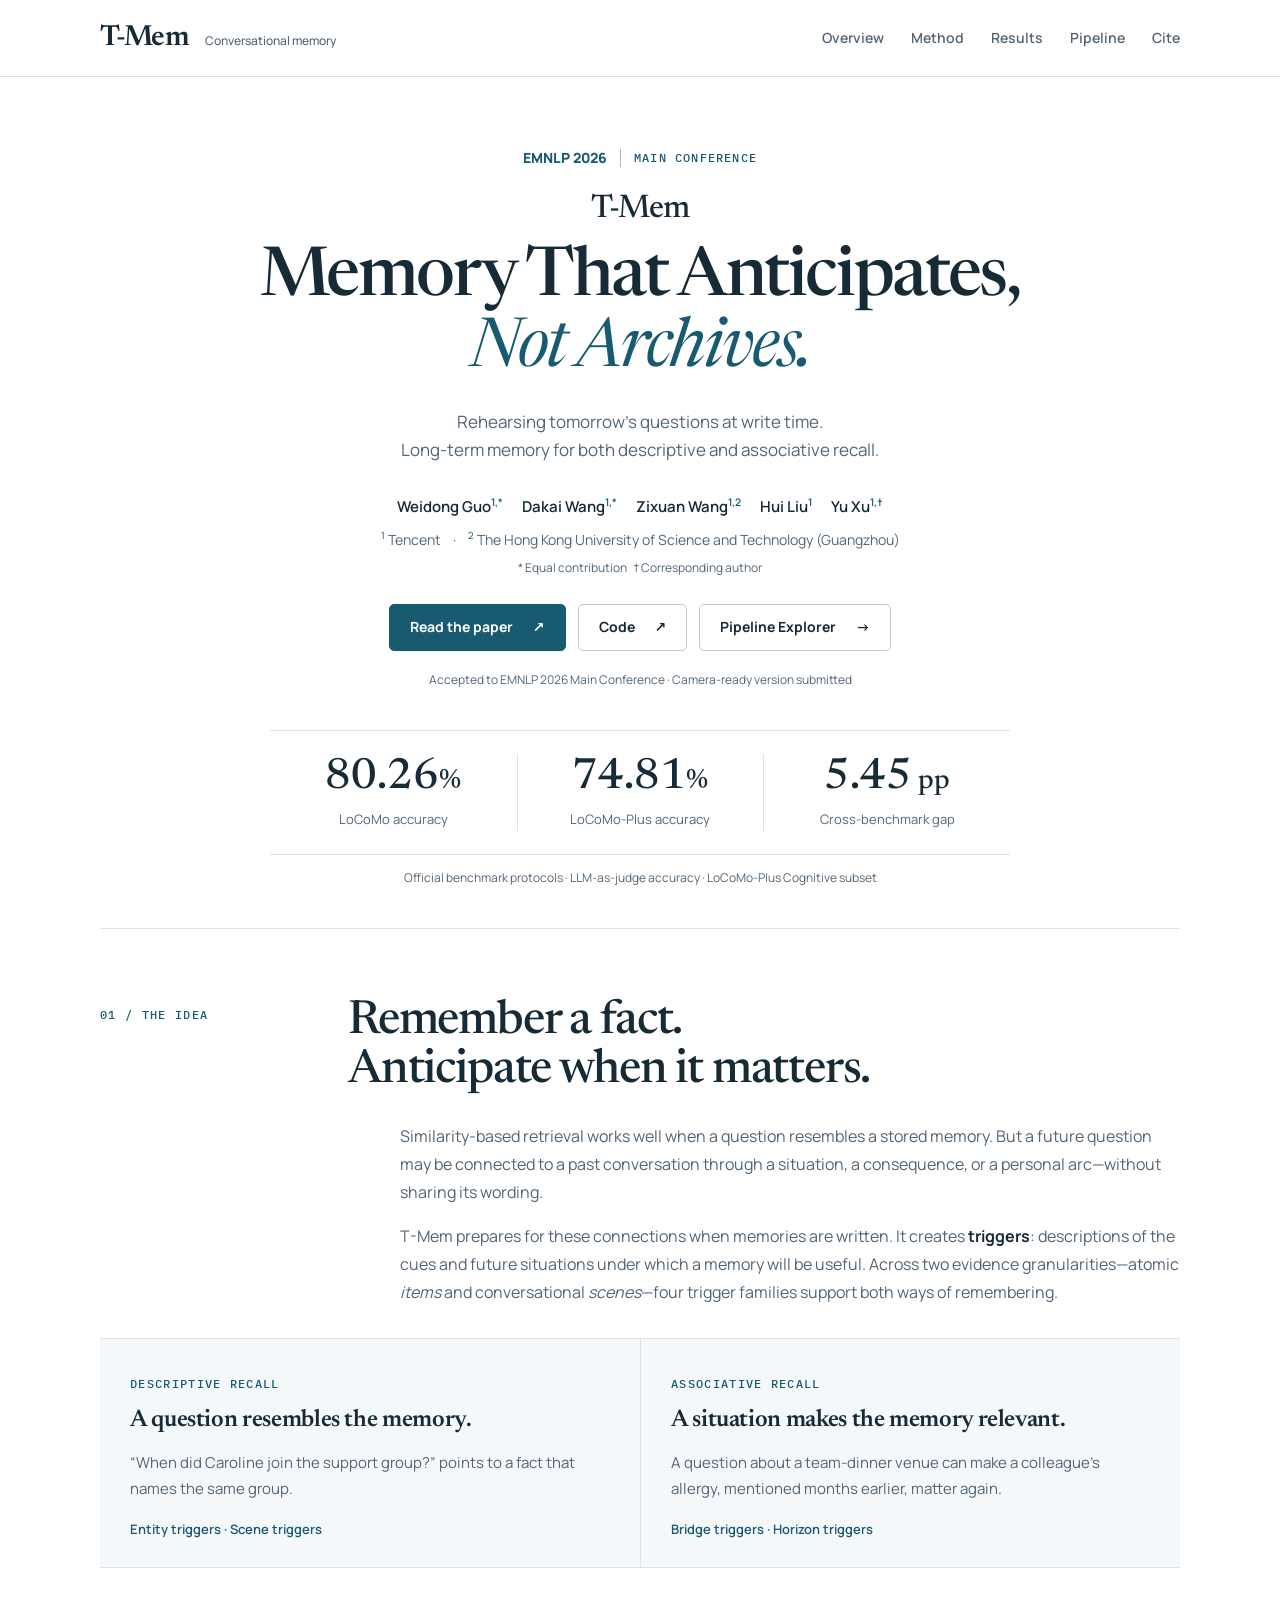
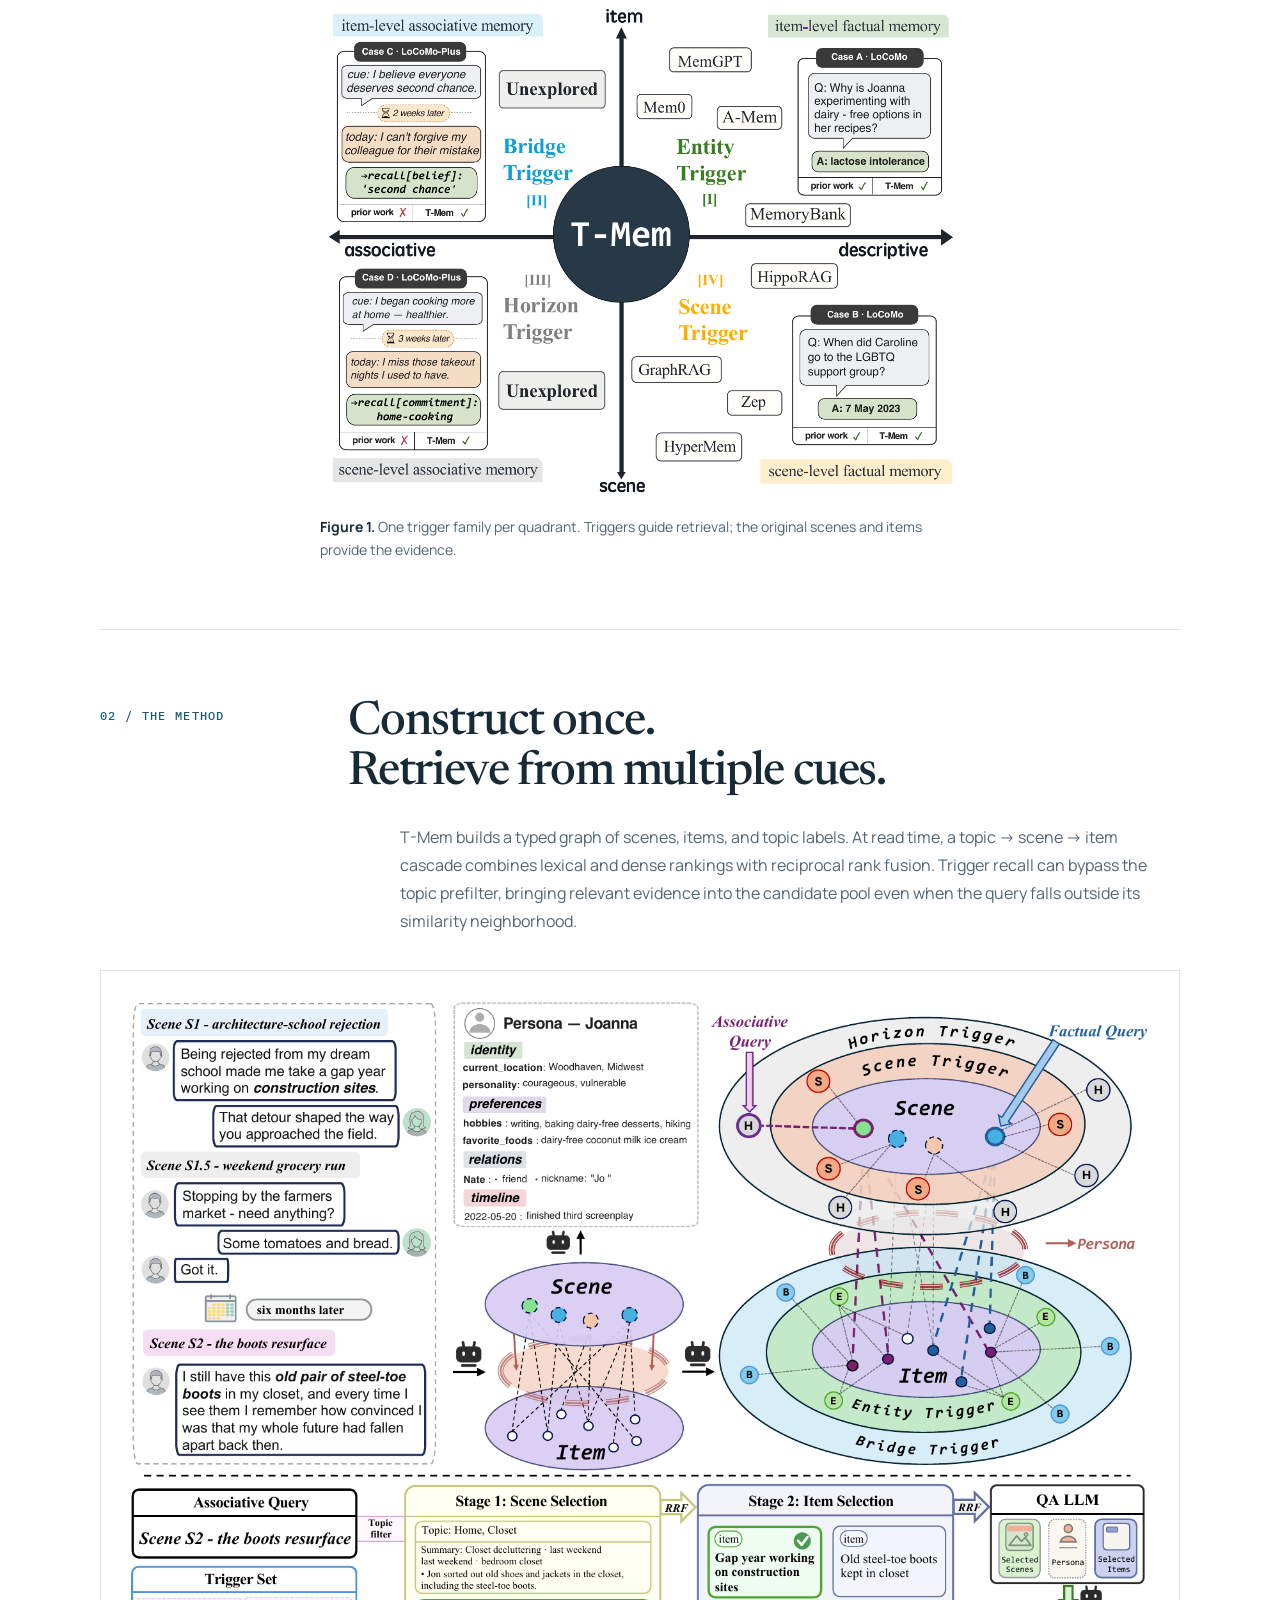
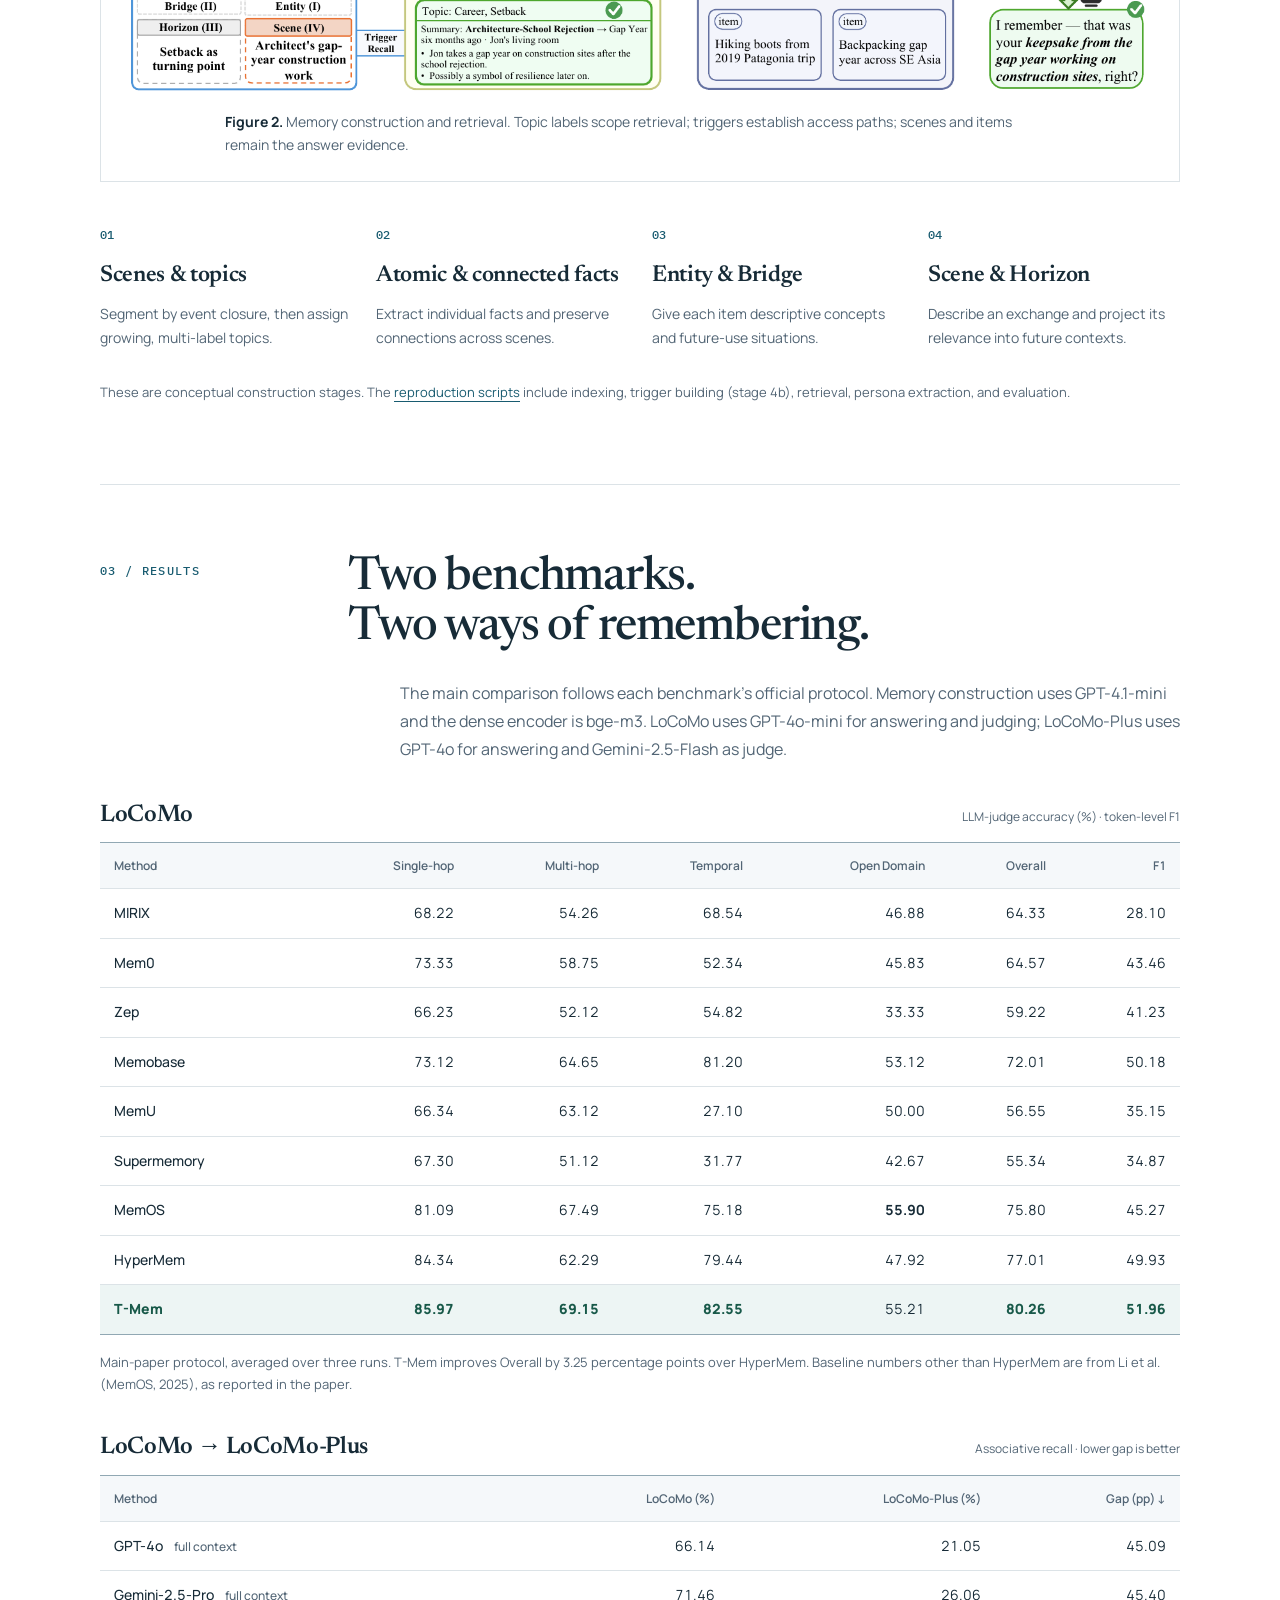
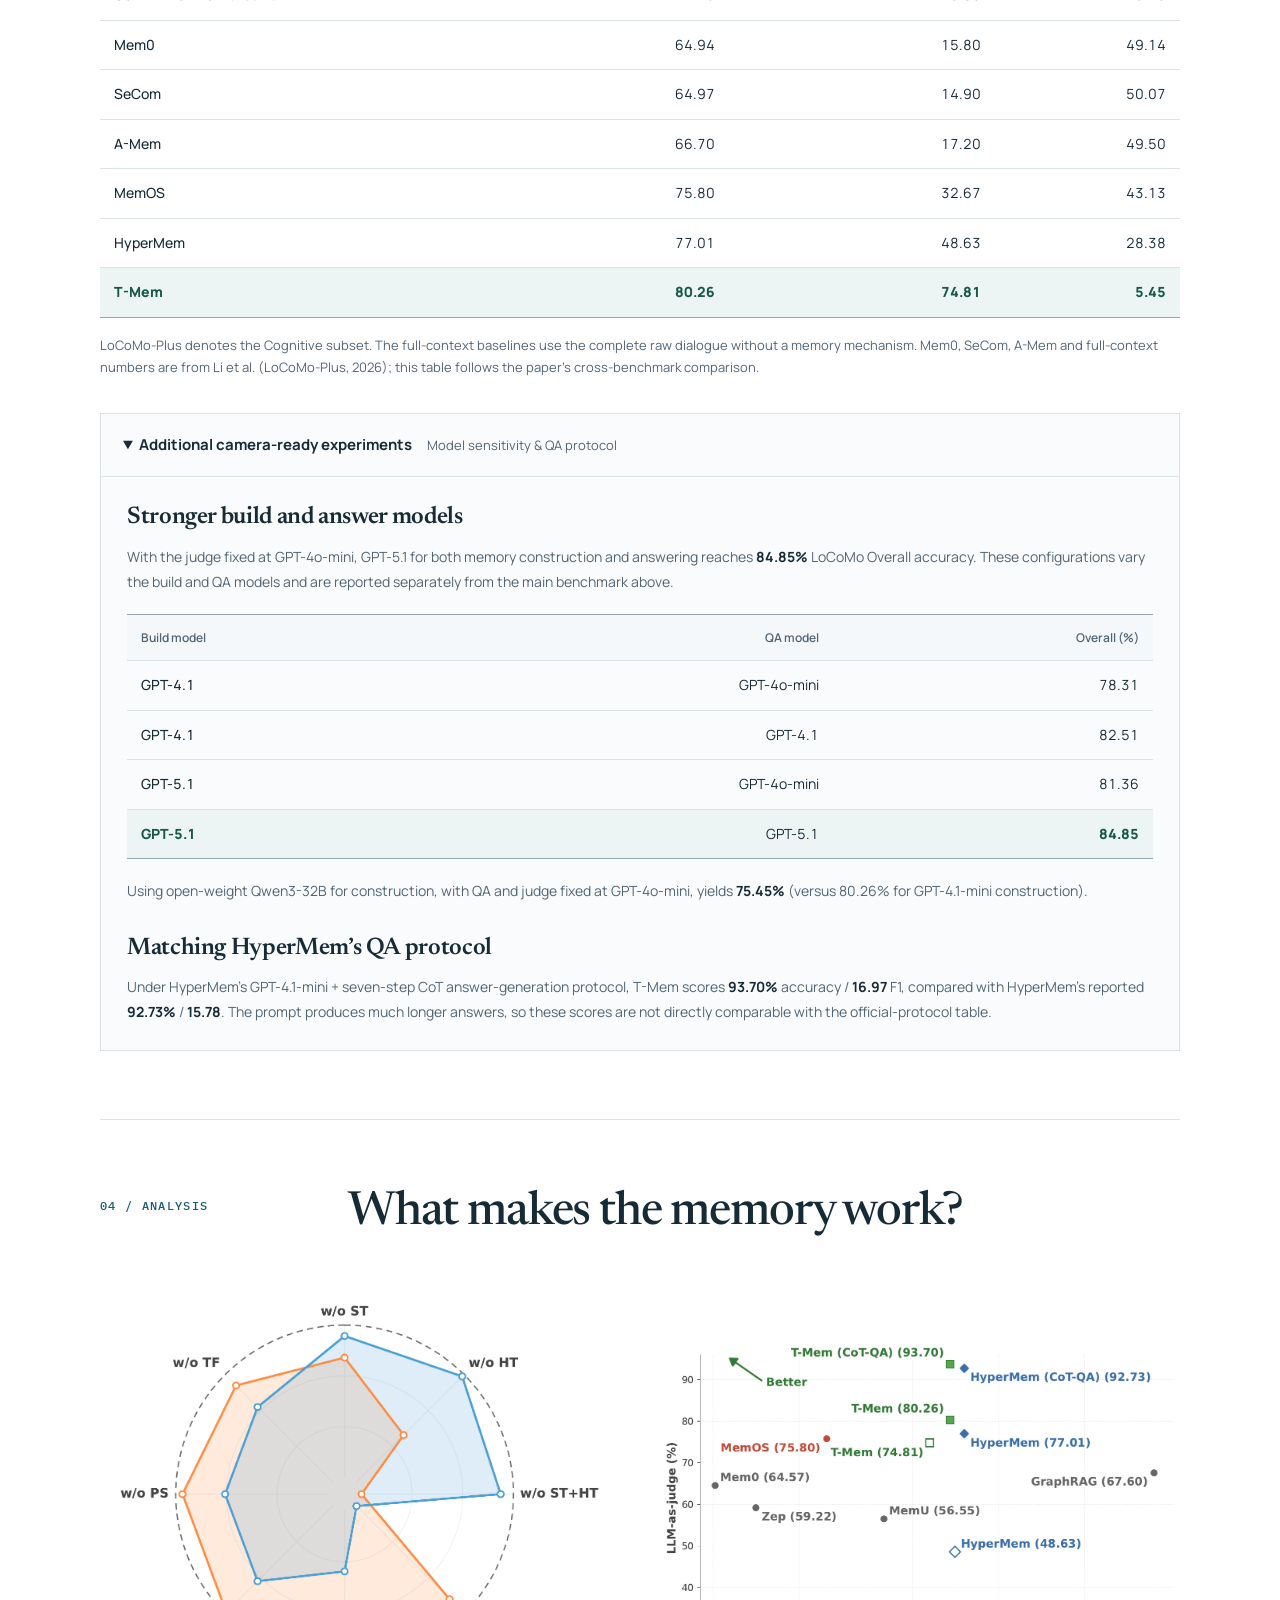
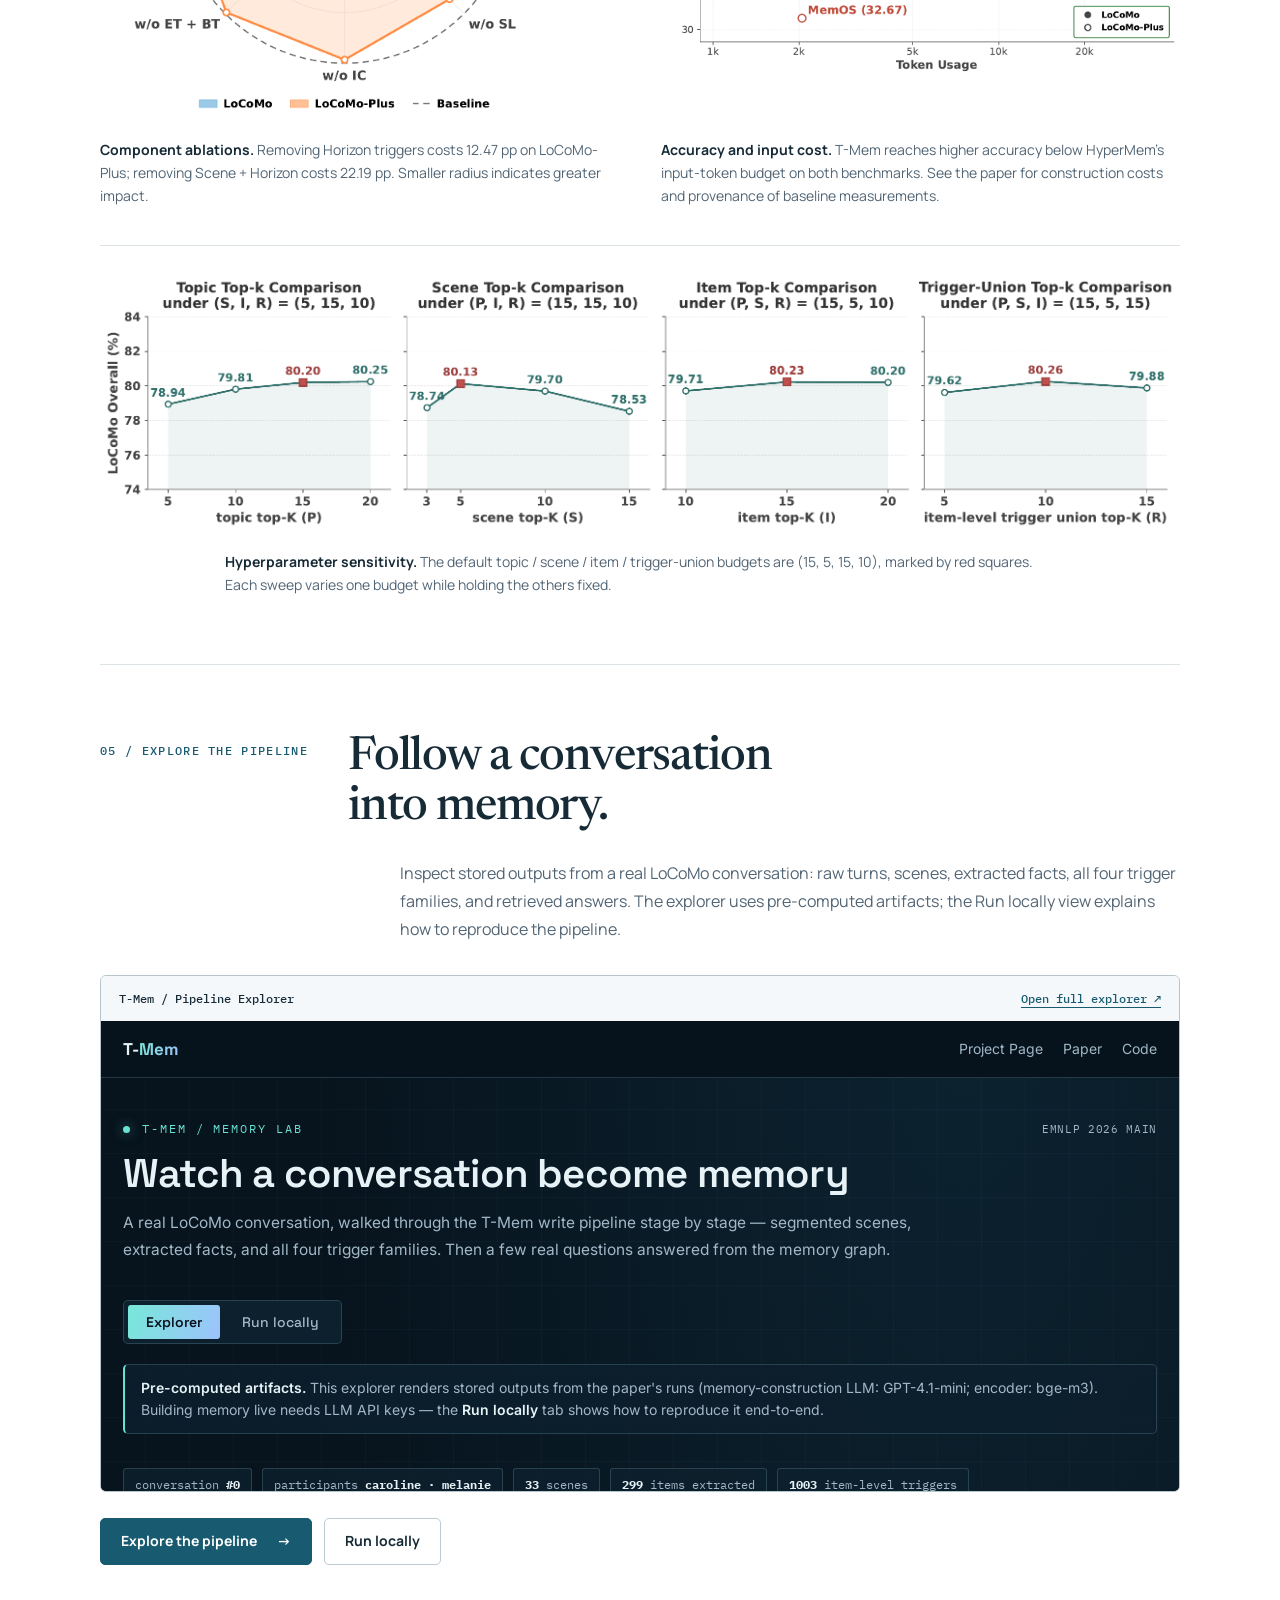
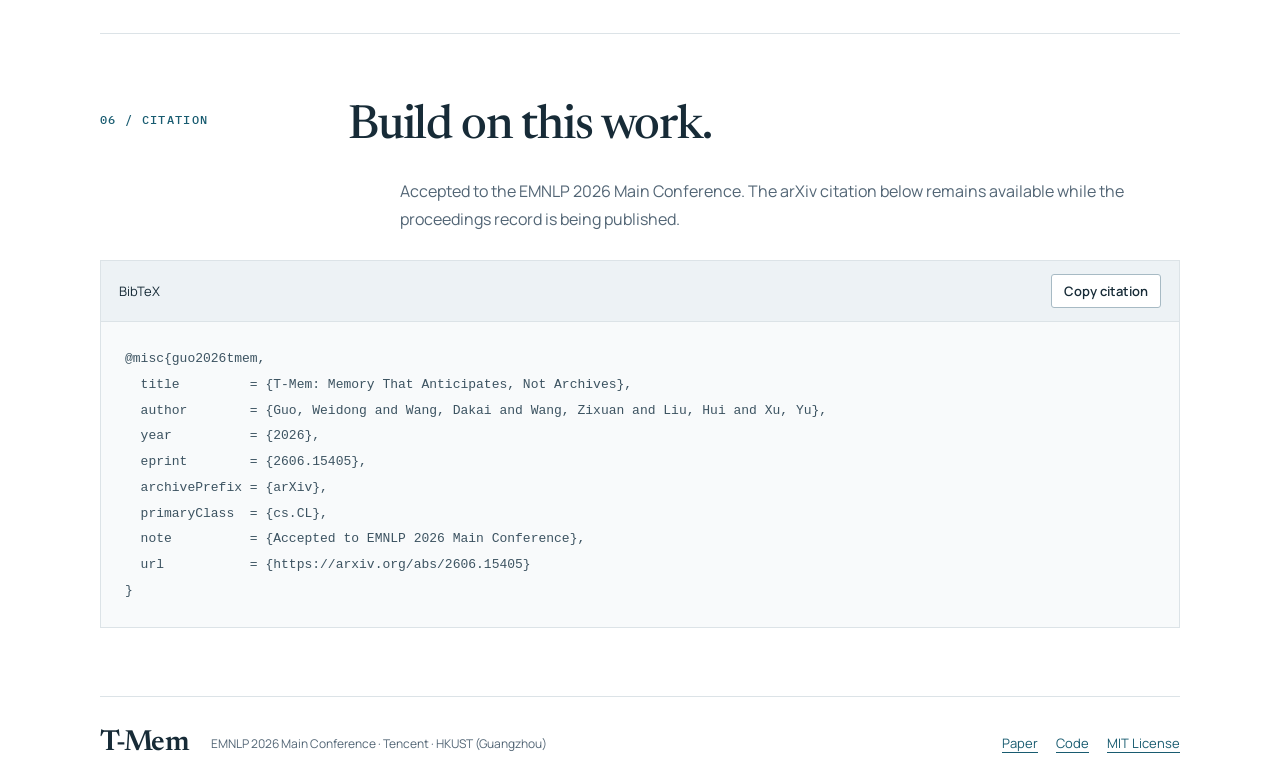
<file: docs/index.html>
<!doctype html>
<html lang="en">
<head>
<meta charset="utf-8">
<meta name="viewport" content="width=device-width, initial-scale=1">
<title>T-Mem · EMNLP 2026 Main Conference</title>
<meta name="description" content="T-Mem: Memory That Anticipates, Not Archives. EMNLP 2026 Main Conference. Trigger-augmented conversational memory, paper results, code, and an interactive pipeline explorer.">
<meta name="theme-color" content="#ffffff">
<meta property="og:title" content="T-Mem: Memory That Anticipates, Not Archives">
<meta property="og:description" content="EMNLP 2026 Main Conference. Long-term conversational memory for descriptive and associative recall.">
<meta property="og:type" content="website">
<meta property="og:url" content="https://sherlockwz.github.io/T-Mem/">
<link rel="canonical" href="https://sherlockwz.github.io/T-Mem/">
<link rel="preconnect" href="https://fonts.googleapis.com">
<link rel="preconnect" href="https://fonts.gstatic.com" crossorigin>
<link href="https://fonts.googleapis.com/css2?family=Newsreader:opsz,wght@6..72,400;6..72,500;6..72,600&amp;family=Manrope:wght@400;500;600;700;800&amp;family=IBM+Plex+Mono:wght@400;500&amp;display=swap" rel="stylesheet">
<link rel="stylesheet" href="styles.css">
<script src="site.js" defer></script>
</head>
<body id="top">
<a class="skip-link" href="#main">Skip to content</a>
<header class="site-header"><div class="wrap nav-row">
<a class="brand" href="#top" aria-label="T-Mem home">T-Mem<span>Conversational memory</span></a>
<nav aria-label="Primary navigation"><a href="#idea">Overview</a><a href="#method">Method</a><a href="#results">Results</a><a href="demo/">Pipeline</a><a href="#cite">Cite</a></nav>
</div></header>
<main id="main">
<section class="hero wrap" aria-labelledby="paper-title">
<p class="venue">EMNLP 2026 <span>MAIN CONFERENCE</span></p>
<h1 id="paper-title"><span class="paper-name">T-Mem</span>Memory That Anticipates,<br><em>Not Archives.</em></h1>
<p class="hero-description">Rehearsing tomorrow’s questions at write time.<br>Long-term memory for both descriptive and associative recall.</p>
<div class="paper-meta">
<p class="authors"><span>Weidong Guo<sup>1,*</sup></span><span>Dakai Wang<sup>1,*</sup></span><span>Zixuan Wang<sup>1,2</sup></span><span>Hui Liu<sup>1</sup></span><span>Yu Xu<sup>1,†</sup></span></p>
<p class="affiliations"><sup>1</sup> Tencent <span>·</span> <sup>2</sup> The Hong Kong University of Science and Technology (Guangzhou)</p>
<p class="author-notes">* Equal contribution &nbsp; † Corresponding author</p>
</div>
<div class="actions"><a class="button primary" href="https://arxiv.org/abs/2606.15405">Read the paper <span aria-hidden="true">↗</span></a><a class="button" href="https://github.com/Sherlockwz/T-Mem">Code <span aria-hidden="true">↗</span></a><a class="button" href="demo/">Pipeline Explorer <span aria-hidden="true">→</span></a></div>
<p class="release-note">Accepted to EMNLP 2026 Main Conference · Camera-ready version submitted</p>
<div class="hero-metrics" aria-label="Main paper results">
<div><strong>80.26<span>%</span></strong><p>LoCoMo accuracy</p></div>
<div><strong>74.81<span>%</span></strong><p>LoCoMo-Plus accuracy</p></div>
<div><strong>5.45<span> pp</span></strong><p>Cross-benchmark gap</p></div>
</div>
<p class="metric-note">Official benchmark protocols · LLM-as-judge accuracy · LoCoMo-Plus Cognitive subset</p>
</section>

<section class="section wrap" id="idea">
<div class="section-heading"><p class="eyebrow">01 / The idea</p><h2>Remember a fact.<br>Anticipate when it matters.</h2></div>
<div class="reading-copy"><p>Similarity-based retrieval works well when a question resembles a stored memory. But a future question may be connected to a past conversation through a situation, a consequence, or a personal arc—without sharing its wording.</p><p>T-Mem prepares for these connections when memories are written. It creates <strong>triggers</strong>: descriptions of the cues and future situations under which a memory will be useful. Across two evidence granularities—atomic <em>items</em> and conversational <em>scenes</em>—four trigger families support both ways of remembering.</p></div>
<div class="recall-pair">
<article><p class="eyebrow">Descriptive recall</p><h3>A question resembles the memory.</h3><p>“When did Caroline join the support group?” points to a fact that names the same group.</p><p class="family-note">Entity triggers · Scene triggers</p></article>
<article><p class="eyebrow">Associative recall</p><h3>A situation makes the memory relevant.</h3><p>A question about a team-dinner venue can make a colleague’s allergy, mentioned months earlier, matter again.</p><p class="family-note">Bridge triggers · Horizon triggers</p></article>
</div>
<figure class="design-figure"><a href="assets/figure1.png" target="_blank" rel="noopener" aria-label="Open trigger design-space figure at full size"><img src="assets/figure1.png" alt="Four trigger families across item and scene granularity, and descriptive and associative orientation." loading="lazy"></a><figcaption><span>Figure 1.</span> One trigger family per quadrant. Triggers guide retrieval; the original scenes and items provide the evidence.</figcaption></figure>
</section>

<section class="section wrap" id="method">
<div class="section-heading"><p class="eyebrow">02 / The method</p><h2>Construct once.<br>Retrieve from multiple cues.</h2></div>
<p class="reading-copy">T-Mem builds a typed graph of scenes, items, and topic labels. At read time, a topic → scene → item cascade combines lexical and dense rankings with reciprocal rank fusion. Trigger recall can bypass the topic prefilter, bringing relevant evidence into the candidate pool even when the query falls outside its similarity neighborhood.</p>
<figure class="framework"><a href="assets/figure2.png" target="_blank" rel="noopener" aria-label="Open T-Mem framework figure at full size"><img src="assets/figure2.png" alt="The T-Mem construction pipeline and online hierarchical retrieval architecture." loading="lazy"></a><figcaption><span>Figure 2.</span> Memory construction and retrieval. Topic labels scope retrieval; triggers establish access paths; scenes and items remain the answer evidence.</figcaption></figure>
<div class="method-steps">
<article><span class="step-number">01</span><h3>Scenes &amp; topics</h3><p>Segment by event closure, then assign growing, multi-label topics.</p></article>
<article><span class="step-number">02</span><h3>Atomic &amp; connected facts</h3><p>Extract individual facts and preserve connections across scenes.</p></article>
<article><span class="step-number">03</span><h3>Entity &amp; Bridge</h3><p>Give each item descriptive concepts and future-use situations.</p></article>
<article><span class="step-number">04</span><h3>Scene &amp; Horizon</h3><p>Describe an exchange and project its relevance into future contexts.</p></article>
</div>
<p class="method-note">These are conceptual construction stages. The <a href="https://github.com/Sherlockwz/T-Mem#5-pipeline--configuration">reproduction scripts</a> include indexing, trigger building (stage 4b), retrieval, persona extraction, and evaluation.</p>
</section>

<section class="section wrap" id="results">
<div class="section-heading"><p class="eyebrow">03 / Results</p><h2>Two benchmarks.<br>Two ways of remembering.</h2></div>
<p class="reading-copy">The main comparison follows each benchmark’s official protocol. Memory construction uses GPT-4.1-mini and the dense encoder is bge-m3. LoCoMo uses GPT-4o-mini for answering and judging; LoCoMo-Plus uses GPT-4o for answering and Gemini-2.5-Flash as judge.</p>
<div class="table-heading"><h3>LoCoMo</h3><span>LLM-judge accuracy (%) · token-level F1</span></div>
<div class="table-scroll" role="region" aria-label="LoCoMo results table" tabindex="0"><table id="locomo-table">
<thead><tr><th scope="col">Method</th><th scope="col">Single-hop</th><th scope="col">Multi-hop</th><th scope="col">Temporal</th><th scope="col">Open Domain</th><th scope="col">Overall</th><th scope="col">F1</th></tr></thead>
<tbody>
<tr><th scope="row">MIRIX</th><td>68.22</td><td>54.26</td><td>68.54</td><td>46.88</td><td>64.33</td><td>28.10</td></tr>
<tr><th scope="row">Mem0</th><td>73.33</td><td>58.75</td><td>52.34</td><td>45.83</td><td>64.57</td><td>43.46</td></tr>
<tr><th scope="row">Zep</th><td>66.23</td><td>52.12</td><td>54.82</td><td>33.33</td><td>59.22</td><td>41.23</td></tr>
<tr><th scope="row">Memobase</th><td>73.12</td><td>64.65</td><td>81.20</td><td>53.12</td><td>72.01</td><td>50.18</td></tr>
<tr><th scope="row">MemU</th><td>66.34</td><td>63.12</td><td>27.10</td><td>50.00</td><td>56.55</td><td>35.15</td></tr>
<tr><th scope="row">Supermemory</th><td>67.30</td><td>51.12</td><td>31.77</td><td>42.67</td><td>55.34</td><td>34.87</td></tr>
<tr><th scope="row">MemOS</th><td>81.09</td><td>67.49</td><td>75.18</td><td><strong>55.90</strong></td><td>75.80</td><td>45.27</td></tr>
<tr><th scope="row">HyperMem</th><td>84.34</td><td>62.29</td><td>79.44</td><td>47.92</td><td>77.01</td><td>49.93</td></tr>
<tr class="ours"><th scope="row">T-Mem</th><td><strong>85.97</strong></td><td><strong>69.15</strong></td><td><strong>82.55</strong></td><td>55.21</td><td><strong>80.26</strong></td><td><strong>51.96</strong></td></tr>
</tbody></table></div>
<p class="table-note">Main-paper protocol, averaged over three runs. T-Mem improves Overall by 3.25 percentage points over HyperMem. Baseline numbers other than HyperMem are from Li et al. (MemOS, 2025), as reported in the paper.</p>
<div class="table-heading"><h3>LoCoMo → LoCoMo-Plus</h3><span>Associative recall · lower gap is better</span></div>
<div class="table-scroll" role="region" aria-label="LoCoMo-Plus results table" tabindex="0"><table id="locomoplus-table">
<thead><tr><th scope="col">Method</th><th scope="col">LoCoMo (%)</th><th scope="col">LoCoMo-Plus (%)</th><th scope="col">Gap (pp) ↓</th></tr></thead>
<tbody>
<tr><th scope="row">GPT-4o <span class="row-note">full context</span></th><td>66.14</td><td>21.05</td><td>45.09</td></tr>
<tr><th scope="row">Gemini-2.5-Pro <span class="row-note">full context</span></th><td>71.46</td><td>26.06</td><td>45.40</td></tr>
<tr><th scope="row">Mem0</th><td>64.94</td><td>15.80</td><td>49.14</td></tr>
<tr><th scope="row">SeCom</th><td>64.97</td><td>14.90</td><td>50.07</td></tr>
<tr><th scope="row">A-Mem</th><td>66.70</td><td>17.20</td><td>49.50</td></tr>
<tr><th scope="row">MemOS</th><td>75.80</td><td>32.67</td><td>43.13</td></tr>
<tr><th scope="row">HyperMem</th><td>77.01</td><td>48.63</td><td>28.38</td></tr>
<tr class="ours"><th scope="row">T-Mem</th><td><strong>80.26</strong></td><td><strong>74.81</strong></td><td><strong>5.45</strong></td></tr>
</tbody></table></div>
<p class="table-note">LoCoMo-Plus denotes the Cognitive subset. The full-context baselines use the complete raw dialogue without a memory mechanism. Mem0, SeCom, A-Mem and full-context numbers are from Li et al. (LoCoMo-Plus, 2026); this table follows the paper’s cross-benchmark comparison.</p>
<details class="supplement" id="model-analysis" open>
<summary>Additional camera-ready experiments <span>Model sensitivity &amp; QA protocol</span></summary>
<div class="supplement-body">
<h3>Stronger build and answer models</h3>
<p>With the judge fixed at GPT-4o-mini, GPT-5.1 for both memory construction and answering reaches <strong>84.85%</strong> LoCoMo Overall accuracy. These configurations vary the build and QA models and are reported separately from the main benchmark above.</p>
<div class="table-scroll" role="region" aria-label="Build and QA model comparison" tabindex="0"><table id="model-table">
<thead><tr><th scope="col">Build model</th><th scope="col">QA model</th><th scope="col">Overall (%)</th></tr></thead>
<tbody><tr><th scope="row">GPT-4.1</th><td>GPT-4o-mini</td><td>78.31</td></tr><tr><th scope="row">GPT-4.1</th><td>GPT-4.1</td><td>82.51</td></tr><tr><th scope="row">GPT-5.1</th><td>GPT-4o-mini</td><td>81.36</td></tr><tr class="ours"><th scope="row">GPT-5.1</th><td>GPT-5.1</td><td><strong>84.85</strong></td></tr></tbody></table></div>
<p>Using open-weight Qwen3-32B for construction, with QA and judge fixed at GPT-4o-mini, yields <strong>75.45%</strong> (versus 80.26% for GPT-4.1-mini construction).</p>
<h3>Matching HyperMem’s QA protocol</h3>
<p>Under HyperMem’s GPT-4.1-mini + seven-step CoT answer-generation protocol, T-Mem scores <strong>93.70%</strong> accuracy / <strong>16.97</strong> F1, compared with HyperMem’s reported <strong>92.73%</strong> / <strong>15.78</strong>. The prompt produces much longer answers, so these scores are not directly comparable with the official-protocol table.</p>
</div></details>
</section>

<section class="section wrap" id="analysis">
<div class="section-heading"><p class="eyebrow">04 / Analysis</p><h2>What makes the memory work?</h2></div>
<div class="analysis-grid">
<figure><a href="assets/figure3_ablation.png" target="_blank" rel="noopener" aria-label="Open ablation figure at full size"><img src="assets/figure3_ablation.png" alt="Ablation impact on LoCoMo and LoCoMo-Plus for eight components." loading="lazy"></a><figcaption><span>Component ablations.</span> Removing Horizon triggers costs 12.47 pp on LoCoMo-Plus; removing Scene + Horizon costs 22.19 pp. Smaller radius indicates greater impact.</figcaption></figure>
<figure><a href="assets/figure5_token_accuracy.png" target="_blank" rel="noopener" aria-label="Open token efficiency figure at full size"><img src="assets/figure5_token_accuracy.png" alt="Average input tokens per query against accuracy for LoCoMo and LoCoMo-Plus, on a logarithmic token axis." loading="lazy"></a><figcaption><span>Accuracy and input cost.</span> T-Mem reaches higher accuracy below HyperMem’s input-token budget on both benchmarks. See the paper for construction costs and provenance of baseline measurements.</figcaption></figure>
</div>
<figure class="hyperparameters"><a href="assets/figure4_hyperparam.png" target="_blank" rel="noopener" aria-label="Open hyperparameter figure at full size"><img src="assets/figure4_hyperparam.png" alt="Sensitivity to topic, scene, item, and item-trigger union retrieval budgets." loading="lazy"></a><figcaption><span>Hyperparameter sensitivity.</span> The default topic / scene / item / trigger-union budgets are (15, 5, 15, 10), marked by red squares. Each sweep varies one budget while holding the others fixed.</figcaption></figure>
</section>

<section class="section wrap" id="demo">
<div class="section-heading"><p class="eyebrow">05 / Explore the pipeline</p><h2>Follow a conversation<br>into memory.</h2></div>
<p class="reading-copy">Inspect stored outputs from a real LoCoMo conversation: raw turns, scenes, extracted facts, all four trigger families, and retrieved answers. The explorer uses pre-computed artifacts; the Run locally view explains how to reproduce the pipeline.</p>
<div class="demo-preview"><div class="demo-bar"><span>T-Mem / Pipeline Explorer</span><a href="demo/" target="_blank" rel="noopener">Open full explorer ↗</a></div><iframe src="demo/" title="Interactive T-Mem Pipeline Explorer preview" loading="lazy"></iframe></div>
<div class="actions align-left"><a class="button primary" href="demo/">Explore the pipeline <span aria-hidden="true">→</span></a><a class="button" href="demo/#runlocal">Run locally</a></div>
</section>

<section class="section wrap" id="cite">
<div class="section-heading"><p class="eyebrow">06 / Citation</p><h2>Build on this work.</h2></div>
<p class="reading-copy">Accepted to the EMNLP 2026 Main Conference. The arXiv citation below remains available while the proceedings record is being published.</p>
<div class="citation-header"><span>BibTeX</span><button id="copy-citation" type="button">Copy citation</button><span id="copy-status" role="status" aria-live="polite"></span></div>
<pre><code id="bib">@misc{guo2026tmem,
  title         = {T-Mem: Memory That Anticipates, Not Archives},
  author        = {Guo, Weidong and Wang, Dakai and Wang, Zixuan and Liu, Hui and Xu, Yu},
  year          = {2026},
  eprint        = {2606.15405},
  archivePrefix = {arXiv},
  primaryClass  = {cs.CL},
  note          = {Accepted to EMNLP 2026 Main Conference},
  url           = {https://arxiv.org/abs/2606.15405}
}</code></pre>
</section>
</main>
<footer class="wrap"><a class="brand" href="#top">T-Mem</a><p>EMNLP 2026 Main Conference · Tencent · HKUST (Guangzhou)</p><div><a href="https://arxiv.org/abs/2606.15405">Paper</a><a href="https://github.com/Sherlockwz/T-Mem">Code</a><a href="https://github.com/Sherlockwz/T-Mem/blob/main/LICENSE">MIT License</a></div></footer>
</body>
</html>
</file>
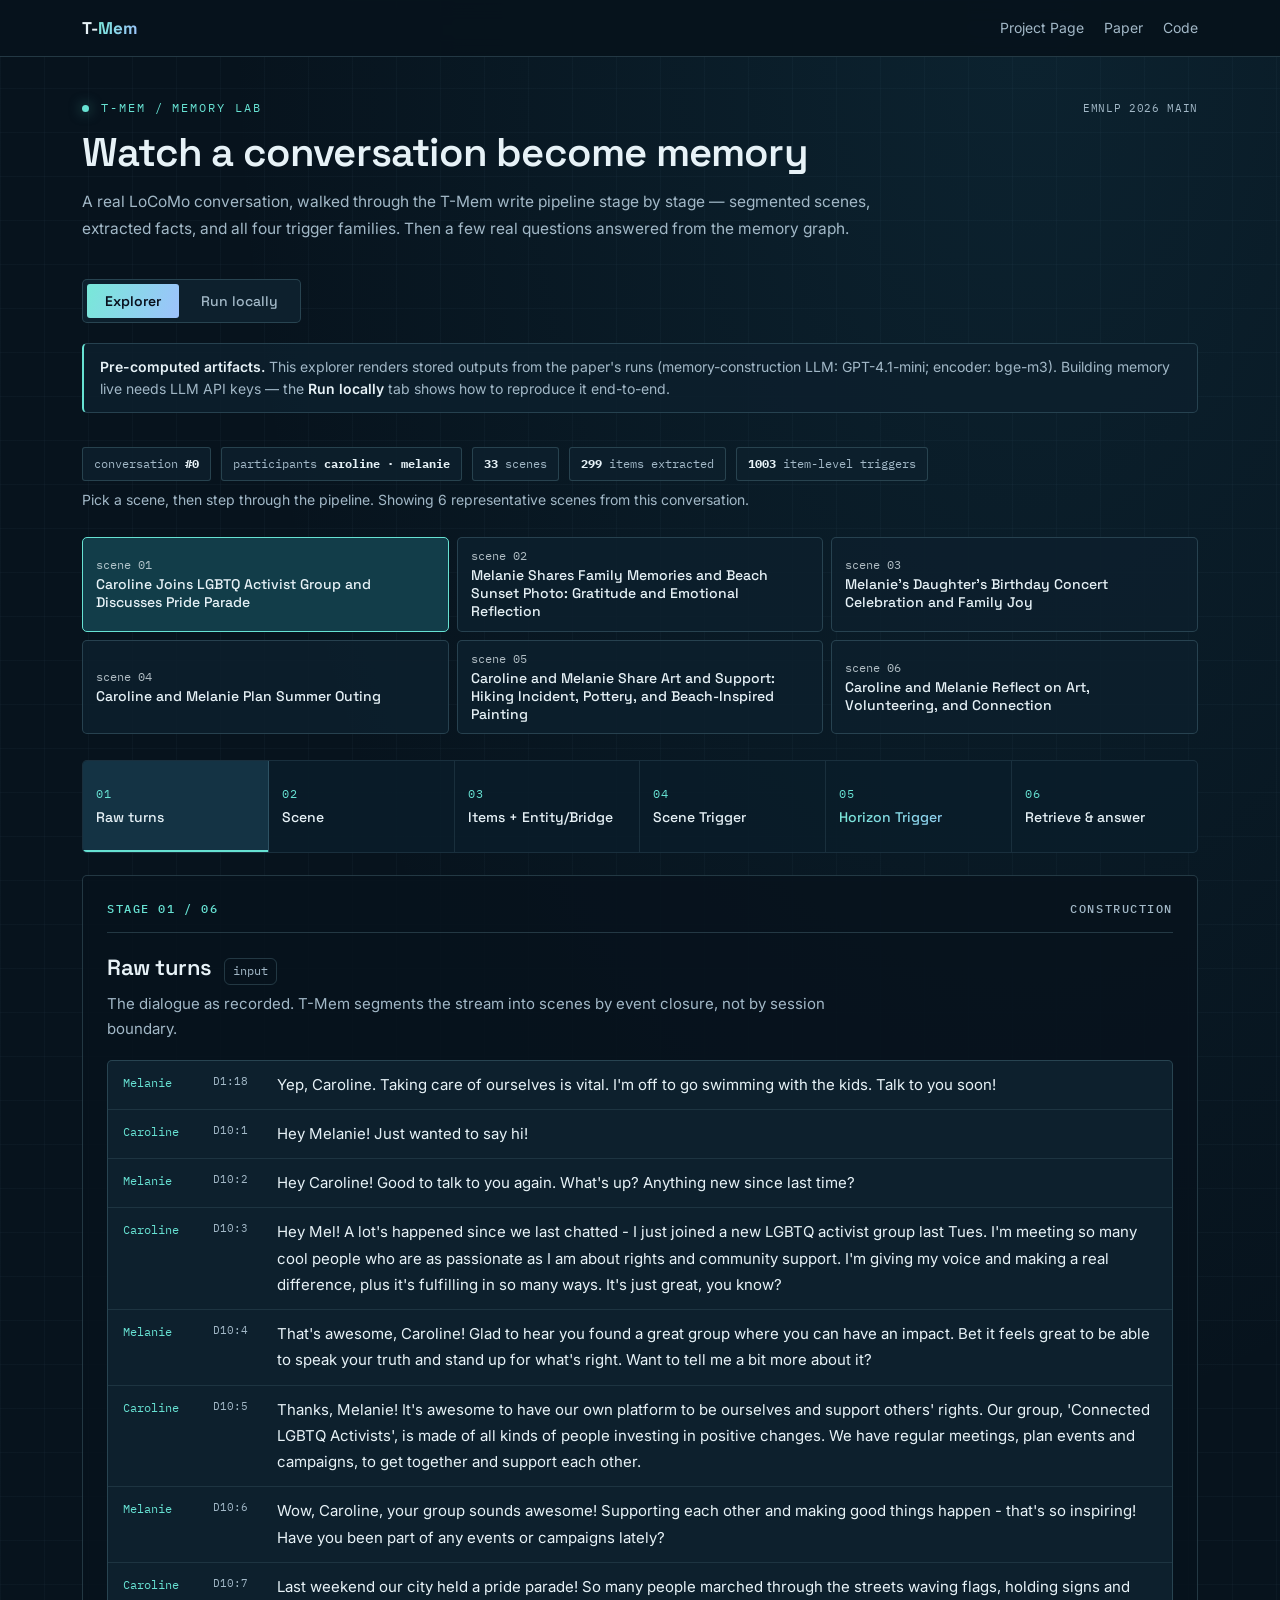
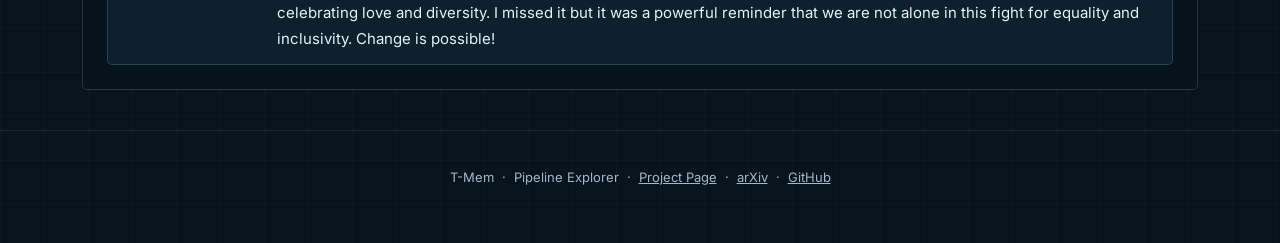
<file: docs/demo/index.html>
<!DOCTYPE html>
<html lang="en">
<head>
<meta charset="utf-8" />
<meta name="viewport" content="width=device-width, initial-scale=1" />
<title>T-Mem · Pipeline Explorer</title>
<meta name="description" content="Walk a real LoCoMo conversation through the T-Mem pipeline: scenes, extracted facts, and all four trigger families — using pre-computed artifacts from the paper's runs." />
<meta name="theme-color" content="#07131d" />
<link rel="preconnect" href="https://fonts.googleapis.com" />
<link rel="preconnect" href="https://fonts.gstatic.com" crossorigin />
<link href="https://fonts.googleapis.com/css2?family=Space+Grotesk:wght@400;500;600;700&family=Inter:wght@400;500;600&family=IBM+Plex+Mono:wght@400;500;600&display=swap" rel="stylesheet" />
<style>
  :root{
    --ink:#0B1220;--ink-2:#131C2E;--ink-3:#1B2740;
    --paper:#E8ECF5;--muted:#8A97B0;
    --descr:#93a7ff;--assoc-a:#22D3EE;--assoc-b:#A855F7;
    --line:rgba(255,255,255,.10);--line-2:rgba(255,255,255,.06);
    --grad-assoc:linear-gradient(105deg,var(--assoc-a),var(--assoc-b));
  }
  *{box-sizing:border-box}
  html{scroll-behavior:smooth}
  body{margin:0;background:var(--ink);color:var(--paper);
    font-family:"Inter",system-ui,sans-serif;line-height:1.55;-webkit-font-smoothing:antialiased;
    background-image:radial-gradient(1000px 500px at 85% -10%,rgba(168,85,247,.09),transparent 60%),radial-gradient(800px 450px at 5% 0%,rgba(34,211,238,.07),transparent 55%)}
  a{color:inherit}
  .mono{font-family:"IBM Plex Mono",ui-monospace,monospace}
  h1,h2,h3{font-family:"Space Grotesk",sans-serif;font-weight:600;letter-spacing:-.02em;line-height:1.15}
  .wrap{max-width:1160px;margin:0 auto;padding:0 22px}

  nav{position:sticky;top:0;z-index:50;backdrop-filter:blur(10px);
    background:rgba(11,18,32,.72);border-bottom:1px solid var(--line-2)}
  nav .wrap{display:flex;align-items:center;justify-content:space-between;height:56px}
  .brand{font-family:"Space Grotesk";font-weight:700;font-size:17px;text-decoration:none}
  .brand b{background:var(--grad-assoc);-webkit-background-clip:text;background-clip:text;color:transparent}
  .navlinks{display:flex;gap:20px;font-size:14px;color:var(--muted)}
  .navlinks a{text-decoration:none;transition:color .2s}.navlinks a:hover{color:var(--paper)}
  @media(max-width:720px){.navlinks a.hidemob{display:none}}

  header{padding:40px 0 8px}
  .eyebrow{font-family:"IBM Plex Mono";font-size:12px;letter-spacing:.16em;text-transform:uppercase;color:var(--muted);margin-bottom:12px}
  h1{font-size:clamp(26px,4vw,40px);margin:0}
  .tagline{color:var(--muted);max-width:720px;margin-top:12px;font-size:15.5px}
  .notice{margin:20px 0 4px;padding:12px 16px;border:1px solid var(--line);border-radius:10px;
    background:var(--ink-2);font-size:13.5px;color:var(--muted)}
  .notice b{color:var(--paper);font-weight:600}

  /* conversation meta chips */
  .chips{display:flex;gap:10px;flex-wrap:wrap;margin:22px 0 4px}
  .chip{font-family:"IBM Plex Mono";font-size:12px;color:var(--muted);border:1px solid var(--line);
    border-radius:8px;padding:6px 11px;background:var(--ink-2)}
  .chip b{color:var(--paper)}

  /* scene picker */
  .picker{display:flex;gap:8px;flex-wrap:wrap;margin:26px 0 8px}
  .scenebtn{text-align:left;cursor:pointer;border:1px solid var(--line);background:var(--ink-2);
    border-radius:10px;padding:10px 13px;max-width:230px;transition:border-color .2s,transform .12s;color:var(--paper)}
  .scenebtn:hover{transform:translateY(-2px);border-color:rgba(255,255,255,.3)}
  .scenebtn.active{border-color:transparent;background:var(--grad-assoc);color:#08101d}
  .scenebtn .idx{font-family:"IBM Plex Mono";font-size:11px;opacity:.75}
  .scenebtn .t{font-family:"Space Grotesk";font-size:13px;font-weight:500;margin-top:3px;line-height:1.3}

  /* stage rail */
  .rail{display:flex;gap:6px;flex-wrap:wrap;margin:26px 0 22px;
    border:1px solid var(--line-2);border-radius:12px;padding:8px;background:rgba(255,255,255,.02)}
  .step{flex:1;min-width:130px;cursor:pointer;border-radius:9px;padding:11px 13px;transition:background .2s;border:1px solid transparent}
  .step:hover{background:rgba(255,255,255,.04)}
  .step.active{background:var(--ink-3);border-color:var(--line)}
  .step .n{font-family:"IBM Plex Mono";font-size:11px;color:var(--muted);letter-spacing:.08em}
  .step .lbl{font-family:"Space Grotesk";font-weight:500;font-size:14px;margin-top:3px}
  .step.active .lbl{color:var(--paper)}
  .step .lbl.assoc{background:var(--grad-assoc);-webkit-background-clip:text;background-clip:text;color:transparent}

  /* panels */
  .panel{display:none;animation:fade .35s ease}
  .panel.show{display:block}
  @keyframes fade{from{opacity:0;transform:translateY(6px)}to{opacity:1;transform:none}}
  .panel-h{display:flex;align-items:baseline;gap:12px;margin-bottom:6px}
  .panel-h h2{font-size:22px;margin:0}
  .panel-h .tag{font-family:"IBM Plex Mono";font-size:11px;padding:3px 8px;border-radius:6px;border:1px solid var(--line);color:var(--muted)}
  .panel-h .tag.d{color:var(--descr);border-color:rgba(147,167,255,.4)}
  .panel-h .tag.a{color:var(--assoc-a);border-color:rgba(34,211,238,.4)}
  .panel-sub{color:var(--muted);font-size:14px;margin:0 0 18px;max-width:760px}

  /* turns */
  .turns{border:1px solid var(--line);border-radius:12px;overflow:hidden;background:var(--ink-2)}
  .turn{display:flex;gap:12px;padding:11px 15px;border-bottom:1px solid var(--line-2);font-size:14px}
  .turn:last-child{border-bottom:none}
  .turn .sp{font-family:"IBM Plex Mono";font-size:12px;color:var(--assoc-a);min-width:78px;flex-shrink:0}
  .turn .did{font-family:"IBM Plex Mono";font-size:11px;color:var(--muted);min-width:52px;flex-shrink:0}

  /* summary card */
  .sumcard{border:1px solid var(--line);border-radius:12px;padding:20px;background:var(--ink-2)}
  .sumcard .lab{font-family:"IBM Plex Mono";font-size:11px;letter-spacing:.1em;text-transform:uppercase;color:var(--muted)}
  .sumcard .subj{font-family:"Space Grotesk";font-size:17px;font-weight:500;margin:8px 0 12px}
  .sumcard p{font-size:14.5px;color:#cdd6ea;margin:0}

  /* items */
  .grid{display:grid;grid-template-columns:repeat(auto-fill,minmax(300px,1fr));gap:14px}
  .item{border:1px solid var(--line);border-radius:12px;padding:16px;background:var(--ink-2)}
  .item .kind{font-family:"IBM Plex Mono";font-size:10.5px;letter-spacing:.06em;text-transform:uppercase;
    padding:2px 7px;border-radius:5px;border:1px solid var(--line);color:var(--muted)}
  .item .kind.connected{color:var(--assoc-b);border-color:rgba(168,85,247,.4)}
  .item .c{font-size:14px;margin:10px 0;color:#dbe2f2}
  .kw{display:flex;gap:6px;flex-wrap:wrap;margin-top:8px}
  .kw span{font-family:"IBM Plex Mono";font-size:11px;color:var(--muted);border:1px solid var(--line-2);border-radius:5px;padding:2px 7px}
  .trig-row{margin-top:12px;padding-top:12px;border-top:1px solid var(--line-2)}
  .trig-row .tl{font-family:"IBM Plex Mono";font-size:10.5px;letter-spacing:.06em;text-transform:uppercase;margin-bottom:5px}
  .trig-row.entity .tl{color:var(--descr)}
  .trig-row.bridge .tl{color:var(--assoc-a)}
  .trig-chip{display:inline-block;font-size:12.5px;padding:3px 9px;border-radius:6px;margin:3px 4px 0 0}
  .trig-row.entity .trig-chip{background:rgba(147,167,255,.10);border:1px solid rgba(147,167,255,.28)}
  .trig-row.bridge .trig-chip{background:rgba(34,211,238,.09);border:1px solid rgba(34,211,238,.26)}

  /* scene triggers */
  .attrs{display:grid;grid-template-columns:repeat(auto-fit,minmax(220px,1fr));gap:12px}
  .attr{border:1px solid var(--line);border-radius:11px;padding:15px;background:var(--ink-2)}
  .attr .k{font-family:"IBM Plex Mono";font-size:11px;letter-spacing:.08em;text-transform:uppercase;color:var(--descr)}
  .attr .v{font-size:14px;margin-top:6px;color:#dbe2f2}
  .channels{display:grid;grid-template-columns:repeat(auto-fit,minmax(260px,1fr));gap:12px;margin-top:4px}
  .chan{border:1px solid rgba(168,85,247,.28);border-radius:11px;padding:15px;
    background:radial-gradient(120% 120% at 15% 15%,rgba(168,85,247,.10),transparent 70%)}
  .chan .k{font-family:"IBM Plex Mono";font-size:11px;letter-spacing:.06em;
    background:var(--grad-assoc);-webkit-background-clip:text;background-clip:text;color:transparent}
  .chan .v{font-size:14px;margin-top:6px;color:#dbe2f2}
  .chan .conf{font-family:"IBM Plex Mono";font-size:11px;color:var(--muted);margin-top:8px}

  /* QA */
  .qa{border:1px solid var(--line);border-radius:12px;background:var(--ink-2);margin-bottom:12px;overflow:hidden}
  .qa .q{padding:15px 17px;font-size:15px;font-weight:500;display:flex;gap:10px;align-items:flex-start}
  .qa .q::before{content:"Q";font-family:"IBM Plex Mono";font-size:12px;color:var(--assoc-a);
    border:1px solid rgba(34,211,238,.4);border-radius:5px;padding:2px 7px;flex-shrink:0}
  .qa .a{padding:0 17px 14px 44px;color:#cdd6ea;font-size:14.5px}
  .qa .a b{color:var(--paper)}
  .qa .ret{display:flex;gap:16px;padding:10px 17px;border-top:1px solid var(--line-2);
    font-family:"IBM Plex Mono";font-size:12px;color:var(--muted);flex-wrap:wrap}
  .qa .ret b{color:var(--paper)}

  .runlocal{margin-top:28px}
  pre{background:#080e1a;border:1px solid var(--line);border-radius:12px;padding:18px;
    overflow-x:auto;font-family:"IBM Plex Mono";font-size:12.5px;color:#c8d3ea;line-height:1.6}

  /* view switcher */
  .viewtabs{display:inline-flex;gap:4px;margin-top:22px;padding:4px;border:1px solid var(--line);
    border-radius:11px;background:var(--ink-2)}
  .viewtab{font-family:"Space Grotesk";font-size:14px;font-weight:500;color:var(--muted);
    background:transparent;border:none;border-radius:8px;padding:8px 18px;cursor:pointer;transition:color .2s,background .2s}
  .viewtab:hover{color:var(--paper)}
  .viewtab.active{color:#08101d;background:var(--grad-assoc);font-weight:600}

  /* run-local steps */
  .steps{counter-reset:step;margin-top:8px}
  .rstep{position:relative;border:1px solid var(--line);border-radius:12px;padding:18px 20px 18px 56px;
    background:var(--ink-2);margin-bottom:14px}
  .rstep::before{counter-increment:step;content:counter(step);position:absolute;left:16px;top:18px;
    width:26px;height:26px;border-radius:7px;display:grid;place-items:center;
    font-family:"IBM Plex Mono";font-size:13px;font-weight:600;color:#08101d;background:var(--grad-assoc)}
  .rstep h3{font-size:16px;margin:0 0 4px}
  .rstep p{font-size:13.5px;color:var(--muted);margin:0 0 12px}
  .rstep p:last-child{margin-bottom:0}
  .rstep pre{margin:0}
  .rstep .path{font-family:"IBM Plex Mono";font-size:12.5px;color:var(--assoc-a)}
  .rl-note{font-size:13.5px;color:var(--muted);max-width:760px;margin:0 0 22px}
  .rl-foot{margin-top:8px;font-size:13.5px;color:var(--muted)}

  footer{padding:36px 0 56px;border-top:1px solid var(--line-2);color:var(--muted);font-size:13px;text-align:center;margin-top:40px}
  footer a{color:var(--muted)}
  .loading{color:var(--muted);padding:40px 0;font-family:"IBM Plex Mono";font-size:14px}
  .hint{font-size:12.5px;color:var(--muted);margin:8px 0 0}
  @media(prefers-reduced-motion:reduce){*{scroll-behavior:auto!important;animation:none!important;transition:none!important}}
</style>
<link rel="stylesheet" href="explorer.css" />
</head>
<body>

<nav><div class="wrap">
  <a class="brand" href="../index.html">T&#8209;<b>Mem</b></a>
  <div class="navlinks">
    <a class="hidemob" href="../index.html">Project Page</a>
    <a href="https://arxiv.org/abs/2606.15405">Paper</a>
    <a href="https://github.com/Sherlockwz/T-Mem">Code</a>
  </div>
</div></nav>

<header><div class="wrap">
  <div class="eyebrow"><span class="signal" aria-hidden="true"></span> T-Mem / Memory Lab <span class="venue-label">EMNLP 2026 Main</span></div>
  <h1>Watch a conversation become memory</h1>
  <p class="tagline">A real LoCoMo conversation, walked through the T-Mem write pipeline stage by stage — segmented scenes, extracted facts, and all four trigger families. Then a few real questions answered from the memory graph.</p>
  <div class="viewtabs">
    <button type="button" class="viewtab active" id="tab-explore" aria-pressed="true" onclick="setView('explore')">Explorer</button>
    <button type="button" class="viewtab" id="tab-runlocal" aria-pressed="false" onclick="setView('runlocal')">Run locally</button>
  </div>
  <div class="notice" id="notice"><b>Pre-computed artifacts.</b> This explorer renders stored outputs from the paper's runs (memory-construction LLM: GPT-4.1-mini; encoder: bge-m3). Building memory live needs LLM API keys — the <b>Run locally</b> tab shows how to reproduce it end-to-end.</div>
</div></header>

<div class="wrap" id="app"><div class="loading">Loading pipeline…</div></div>

<footer><div class="wrap">
  T-Mem &nbsp;·&nbsp; Pipeline Explorer &nbsp;·&nbsp;
  <a href="../index.html">Project Page</a> &nbsp;·&nbsp;
  <a href="https://arxiv.org/abs/2606.15405">arXiv</a> &nbsp;·&nbsp;
  <a href="https://github.com/Sherlockwz/T-Mem">GitHub</a>
</div></footer>

<script>
const STAGES = [
  {id:"turns",   n:"01", lbl:"Raw turns",       cls:"",      tag:"input",       tagcls:"",  sub:"The dialogue as recorded. T-Mem segments the stream into scenes by event closure, not by session boundary."},
  {id:"scene",   n:"02", lbl:"Scene",           cls:"",      tag:"Q IV · descriptive", tagcls:"d", sub:"Each scene carries a title, a summary for the lexical/dense indices, and a third-person narrative read by the scene-level trigger extractors."},
  {id:"items",   n:"03", lbl:"Items + Entity/Bridge", cls:"", tag:"Q I / Q II · item", tagcls:"a", sub:"Atomic and connected facts are distilled from the scene. Each carries an Entity trigger (descriptive) and a Bridge trigger (associative — a future situation where the fact would matter)."},
  {id:"scenetrig",n:"04",lbl:"Scene Trigger",   cls:"",      tag:"Q IV · descriptive", tagcls:"d", sub:"Describes the exchange along four orthogonal attributes: situation, object, event, emotion."},
  {id:"horizon", n:"05", lbl:"Horizon Trigger", cls:"assoc", tag:"Q III · associative", tagcls:"a", sub:"Projects the scene onto forward-looking channels, so a future query can reach it from a related-but-different situation. This is the associative coverage prior systems lack."},
  {id:"qa",      n:"06", lbl:"Retrieve & answer",cls:"",     tag:"read time",   tagcls:"",  sub:"At query time a top-down topic → scene → item cascade fuses lexical and dense rankings (RRF). Below are real questions answered from this conversation's memory."},
];

let DATA=null, sceneIdx=0, stage="turns", view="explore";

function esc(s){return (s==null?"":String(s)).replace(/[&<>]/g,c=>({"&":"&amp;","<":"&lt;",">":"&gt;"}[c]));}
function sceneTitle(subj){
  subj=subj||"";
  // drop a trailing date like "July 15, 2023 ..." and any leftover punctuation
  let t=subj.replace(/\s*[A-Z][a-z]+ \d+,? \d{4}.*/,"").replace(/[\s:;,(\-]+$/,"").trim();
  return t||subj||"Scene";
}

function setView(v){
  view=v;
  document.getElementById("tab-explore").classList.toggle("active",v==="explore");
  document.getElementById("tab-runlocal").classList.toggle("active",v==="runlocal");
  document.getElementById("tab-explore").setAttribute("aria-pressed",String(v==="explore"));
  document.getElementById("tab-runlocal").setAttribute("aria-pressed",String(v==="runlocal"));
  history.replaceState(null,"",v==="runlocal"?"#runlocal":location.pathname);
  render();
}

function render(){
  if(view==="runlocal"){renderRunLocal();return;}
  const app=document.getElementById("app");
  if(!DATA){app.innerHTML='<div class="loading" role="status">Loading pipeline artifacts…</div>';return;}
  const c=DATA.conversation, s=DATA.scenes[sceneIdx];
  app.innerHTML = `
    <div class="chips">
      <span class="chip">conversation <b>#${c.id}</b></span>
      <span class="chip">participants <b>${c.participants.map(p=>p.replace(/_0$/,'')).join(' · ')}</b></span>
      <span class="chip"><b>${c.n_scenes_total}</b> scenes</span>
      <span class="chip"><b>${c.n_items_total}</b> items extracted</span>
<span class="chip"><b>${c.n_entity_bridge_triggers}</b> item-level triggers</span>
    </div>
    <p class="hint">Pick a scene, then step through the pipeline. Showing ${DATA.scenes.length} representative scenes from this conversation.</p>
    <div class="picker">${DATA.scenes.map((sc,i)=>`
      <button type="button" class="scenebtn ${i===sceneIdx?'active':''}" aria-pressed="${i===sceneIdx}" onclick="pickScene(${i})">
        <div class="idx">scene ${String(i+1).padStart(2,'0')}</div>
        <div class="t">${esc(sceneTitle(sc.subject))}</div>
      </button>`).join('')}
    </div>

    <div class="rail" role="group" aria-label="Pipeline stages">${STAGES.map(st=>`
      <button type="button" class="step ${st.id===stage?'active':''}" data-stage="${st.id}" aria-pressed="${st.id===stage}" onclick="pickStage('${st.id}')">
        <div class="n">${st.n}</div>
        <div class="lbl ${st.cls}">${st.lbl}</div>
      </button>`).join('')}
    </div>

    <div id="stagebody"></div>
  `;
  renderStage();
}

function renderStage(){
  const s=DATA.scenes[sceneIdx];
  const st=STAGES.find(x=>x.id===stage);
  let body="";

  if(stage==="turns"){
    body=`<div class="turns">${s.turns.map(t=>`
      <div class="turn"><span class="sp">${esc(t.speaker)}</span><span class="did">${esc(t.dia_id)}</span><span>${esc(t.content)}</span></div>`).join('')}</div>`;
  }
  else if(stage==="scene"){
    body=`<div class="sumcard">
      <div class="lab">Subject</div>
      <div class="subj">${esc(s.subject)}</div>
      <div class="lab">Summary → indexed (BM25 + dense)</div>
      <p>${esc(s.summary)}</p>
    </div>`;
  }
  else if(stage==="items"){
    body=`<div class="grid">${s.items.map(it=>`
      <div class="item">
        <span class="kind ${it.kind}">${it.kind}</span>
        <div class="c">${esc(it.content)}</div>
        <div class="kw">${(it.keywords||[]).slice(0,4).map(k=>`<span>${esc(k)}</span>`).join('')}</div>
        ${it.entity_triggers&&it.entity_triggers.length?`<div class="trig-row entity"><div class="tl">Entity trigger · descriptive</div>${it.entity_triggers.map(e=>`<span class="trig-chip">${esc(e)}</span>`).join('')}</div>`:''}
        ${it.bridge_triggers&&it.bridge_triggers.length?`<div class="trig-row bridge"><div class="tl">Bridge trigger · associative</div>${it.bridge_triggers.map(b=>`<span class="trig-chip">${esc(b)}</span>`).join('')}</div>`:''}
      </div>`).join('')||'<p class="panel-sub">No items were extracted from this scene.</p>'}</div>`;
  }
  else if(stage==="scenetrig"){
    const a=s.scene_trigger||{};
    const rows=[["situation",a.situation],["object",a.object],["event",a.event],["emotion",a.emotion]].filter(r=>r[1]);
    body=`<div class="attrs">${rows.map(r=>`<div class="attr"><div class="k">${r[0]}</div><div class="v">${esc(r[1])}</div></div>`).join('')}</div>`;
  }
  else if(stage==="horizon"){
    const h=s.horizon_trigger||[];
    body=`<div class="channels">${h.map(ch=>`
      <div class="chan"><div class="k">${esc(ch.channel.replace(/_/g,' '))}</div><div class="v">${esc(ch.text)}</div>
      ${ch.confidence!=null?`<div class="conf">confidence ${ch.confidence}</div>`:''}</div>`).join('')||'<p class="panel-sub">No horizon channels for this scene.</p>'}</div>`;
  }
  else if(stage==="qa"){
    body=`${DATA.qa_examples.map(q=>`
      <div class="qa">
        <div class="q">${esc(q.question)}</div>
        <div class="a"><b>${esc(q.answer)}</b></div>
        <div class="ret"><span>retrieved <b>${q.n_scenes}</b> scenes</span><span><b>${q.n_items}</b> items</span><span><b>${q.n_turns}</b> evidence turns</span></div>
      </div>`).join('')}
      <p class="rl-foot">Want to answer your own questions over this memory? The <a href="#" onclick="setView('runlocal');return false;" style="color:var(--assoc-a)">Run locally</a> tab shows how to build and query it end-to-end.</p>`;
  }

  document.getElementById("stagebody").innerHTML = `
    <div class="panel show" aria-label="${st.lbl}">
      <div class="stage-progress">STAGE ${st.n} / 06 <span>${st.id==='qa'?'RETRIEVAL':'CONSTRUCTION'}</span></div>
      <div class="panel-h"><h2>${st.lbl}</h2>${st.tag?`<span class="tag ${st.tagcls}">${st.tag}</span>`:''}</div>
      <p class="panel-sub">${st.sub}</p>
      ${body}
    </div>`;
}

function pickScene(i){sceneIdx=i;render();document.querySelector('.scenebtn.active').focus({preventScroll:true});}
function pickStage(id){
  stage=id;
  document.querySelectorAll('.step').forEach(button=>{
    const active=button.dataset.stage===id;
    button.classList.toggle('active',active);
    button.setAttribute('aria-pressed',String(active));
  });
  renderStage();
}

function renderRunLocal(){
  document.getElementById("app").innerHTML = `
    <p class="rl-note">The online explorer shows pre-computed artifacts. To build memory over your own conversations — or reproduce the paper's benchmarks end to end — run the pipeline locally. It needs an OpenAI-compatible LLM API key and the <span class="mono">bge-m3</span> encoder.</p>
    <div class="steps">
      <div class="rstep">
        <h3>Clone &amp; install</h3>
        <p>Python 3.10+ recommended.</p>
        <pre>git clone https://github.com/Sherlockwz/T-Mem.git
cd T-Mem
pip install -r requirements.txt</pre>
      </div>
      <div class="rstep">
        <h3>Set your API key</h3>
        <p>The construction and QA LLMs read credentials from a git-ignored <span class="mono">.env</span>.</p>
        <pre># Start from the complete environment template
cp .env.example .env

# OpenAI-compatible endpoint (chat/completions)
export T_MEM_LLM_BASE_URL="https://api.openai.com/v1"
export T_MEM_LLM_API_KEY="sk-..."

# Embedding / reranker endpoints (optional, default to the LLM endpoint)
#export T_MEM_EMBEDDING_BASE_URL="https://api.openai.com/v1"
#export T_MEM_RERANKER_BASE_URL="https://api.openai.com/v1"</pre>
      </div>
      <div class="rstep">
        <h3>Add the benchmark data</h3>
        <p>Download the public datasets with <span class="mono">bash scripts/download_data.sh</span>, or place them at these paths:</p>
        <pre>benchmark_eval/locomo/data/locomo10.json
benchmark_eval/locomo_plus/data/locomo_plus.json</pre>
      </div>
      <div class="rstep">
        <h3>Build the memory graph</h3>
        <p>Runs the four write stages you just explored: scenes &rarr; topics &rarr; items &rarr; the four trigger families, then builds the BM25 + dense indexes.</p>
        <pre>bash scripts/build_memory.sh --mode locomo --tag my_run</pre>
      </div>
      <div class="rstep">
        <h3>Retrieve &amp; evaluate</h3>
        <p>Runs the top-down topic &rarr; scene &rarr; item cascade with associative-trigger augmentation, generates answers, and scores them with the LLM-as-judge.</p>
        <pre>bash scripts/eval_locomo.sh --resume results/&lt;experiment_dir&gt;</pre>
        <p class="rl-foot">Outputs land in <span class="path">results/&lt;experiment_dir&gt;/</span> — <span class="mono">responses.json</span> plus per-conversation scenes, items, and triggers, exactly the artifacts this explorer renders.</p>
      </div>
    </div>
    <p class="rl-foot" style="margin-top:18px">Swap <span class="mono">--mode locomo</span> for <span class="mono">locomo_plus</span> to run the other benchmark. Full options are in the <a href="https://github.com/Sherlockwz/T-Mem" style="color:var(--assoc-a)">repository README</a>.</p>`;
}

if(location.hash==="#runlocal")setView("runlocal");
fetch("demo_data.json").then(r=>{if(!r.ok)throw new Error('Artifacts unavailable');return r.json();}).then(d=>{
    DATA=d;
    render();
  })
  .catch(()=>{if(view!=="runlocal")document.getElementById("app").innerHTML=
    '<div class="loading" role="alert">The pipeline artifacts could not be loaded. <button type="button" class="viewtab" onclick="location.reload()">Try again</button> You can still use the Run locally guide.</div>';});
window.addEventListener("hashchange",()=>{setView(location.hash==="#runlocal"?"runlocal":"explore");});
</script>
</body>
</html>
</file>
<file: docs/styles.css>
:root {
  color-scheme: light;
  --ink:#172b37; --muted:#526575; --accent:#185b70; --green:#226a59; --line:#dce3e7; --surface:#f5f8fa;
  --serif:"Newsreader",Georgia,"Times New Roman",serif;
  --sans:"Manrope",system-ui,sans-serif; --mono:"IBM Plex Mono",ui-monospace,monospace;
}
*{box-sizing:border-box}
html{scroll-behavior:smooth;scroll-padding-top:100px}
body{margin:0;color:var(--ink);background:#fff;font:16px/1.75 var(--sans);-webkit-font-smoothing:antialiased}
a{color:var(--accent);text-underline-offset:4px}a:hover{color:var(--green)}
button,a{-webkit-tap-highlight-color:transparent}
:focus-visible{outline:3px solid #358397;outline-offset:5px}
.wrap{width:min(1080px,calc(100% - 64px));margin-inline:auto}
.skip-link{position:fixed;left:12px;top:-100px;padding:10px 16px;background:white;z-index:100}
.skip-link:focus{top:12px}
.site-header{position:sticky;top:0;background:rgba(255,255,255,.96);border-bottom:1px solid var(--line);z-index:20}
.nav-row{min-height:76px;display:flex;align-items:center;justify-content:space-between;gap:24px}
.brand{text-decoration:none;color:var(--ink);font:600 29px/1 var(--serif);letter-spacing:-.03em;white-space:nowrap}
.brand span{font:500 12px/1 var(--sans);color:var(--muted);letter-spacing:0;margin-left:16px}
nav{display:flex;gap:27px;align-items:center}nav a{color:var(--muted);text-decoration:none;font-size:14px;font-weight:600}
.hero{padding-top:66px;padding-bottom:40px;text-align:center}
.venue{display:inline-flex;align-items:center;gap:13px;color:var(--accent);font-size:14px;font-weight:800;margin:0 0 23px}
.venue span{border-left:1px solid #a5bdc6;padding-left:13px;font:500 12px/1.5 var(--mono);letter-spacing:.1em}
h1,h2,h3,p,figure{margin-top:0}
h1{font:500 clamp(40px,5.5vw,68px)/1.04 var(--serif);letter-spacing:-.035em;margin-bottom:22px}
h1 .paper-name{display:block;font-size:.48em;line-height:1;letter-spacing:-.02em;margin-bottom:18px}
h1 em{color:var(--accent);font-weight:400}
.hero-description{color:var(--muted);font-size:17px;line-height:1.65}
.paper-meta{margin:29px auto 0}
.authors{display:flex;flex-wrap:wrap;justify-content:center;gap:6px 19px;margin-bottom:7px;font-size:15px;font-weight:600}
.authors span{white-space:nowrap}sup{font-size:.7em;color:var(--accent)}
.affiliations{color:var(--muted);font-size:14px;margin-bottom:5px}.affiliations span{margin-inline:9px}
.author-notes{font-size:12px;color:var(--muted)}
.actions{display:flex;flex-wrap:wrap;justify-content:center;gap:12px;margin-top:26px}
.button{display:inline-flex;align-items:center;justify-content:center;gap:20px;border:1px solid #bccbd1;border-radius:5px;padding:10px 20px;font-size:14px;font-weight:700;text-decoration:none;background:white;color:var(--ink);transition:background .16s,border-color .16s}
.button:hover{border-color:var(--accent);background:var(--surface)}
.button.primary{background:var(--accent);color:white;border-color:var(--accent)}.button.primary:hover{background:#124557}
.release-note{color:var(--muted);font-size:12px;margin:18px 0 0}
.hero-metrics{max-width:740px;margin:40px auto 0;border-block:1px solid var(--line);display:grid;grid-template-columns:repeat(3,1fr);padding-block:23px}
.hero-metrics>div+div{border-left:1px solid var(--line)}
.hero-metrics strong{font:500 clamp(32px,4vw,43px)/1.1 var(--serif);font-variant-numeric:lining-nums tabular-nums}
.hero-metrics strong span{font-size:.65em}.hero-metrics p{color:var(--muted);font-size:13px;margin:7px 0 0}
.metric-note{color:var(--muted);font-size:12px;margin:12px 0 0}
.section{border-top:1px solid var(--line);padding-block:68px}
.section-heading{display:grid;grid-template-columns:220px 1fr;gap:28px;margin-bottom:26px}
.eyebrow{font:500 12px/1.6 var(--mono);text-transform:uppercase;letter-spacing:.11em;color:var(--accent);padding-top:8px}
h2{font:500 clamp(32px,4vw,47px)/1.06 var(--serif);letter-spacing:-.025em;margin-bottom:0}
h3{font:600 24px/1.2 var(--serif);letter-spacing:-.015em}
.reading-copy{max-width:780px;margin:0 0 27px auto;color:var(--muted)}.reading-copy p:last-child{margin-bottom:0}
strong{color:var(--ink);font-weight:700}
.recall-pair{display:grid;grid-template-columns:1fr 1fr;margin-top:32px;border-block:1px solid var(--line);background:var(--surface)}
.recall-pair article{padding:27px 30px}.recall-pair article+article{border-left:1px solid var(--line)}
.recall-pair .eyebrow{margin-bottom:13px}.recall-pair h3{margin-bottom:15px}
.recall-pair article>p:not(.eyebrow){color:var(--muted);font-size:15px}
.recall-pair .family-note{font-size:13px!important;color:var(--accent)!important;margin-bottom:0;font-weight:600}
figure{margin:35px 0 0}figure a{display:block}figure img{display:block;width:100%;height:auto;background:white}
figure a:hover img{outline:1px solid var(--line)}
figcaption{margin:17px auto 0;color:var(--muted);font-size:14px;line-height:1.65;max-width:830px}
figcaption span{color:var(--ink);font-weight:700}.design-figure{max-width:640px;margin-inline:auto}
.framework{border:1px solid var(--line);padding:25px}
.method-steps{display:grid;grid-template-columns:repeat(4,1fr);margin-top:37px;gap:24px}
.step-number{color:var(--accent);font:500 12px/1 var(--mono)}
.method-steps h3{margin:15px 0 12px;font-size:23px}.method-steps p{color:var(--muted);font-size:14px}
.method-note,.table-note{font-size:13px;color:var(--muted);margin-top:16px;line-height:1.7}
.table-heading{display:flex;align-items:baseline;justify-content:space-between;gap:20px;margin:38px 0 13px}
.table-heading h3{margin:0}.table-heading>span{font-size:12px;color:var(--muted)}
.table-scroll{overflow-x:auto;max-width:100%;border-block:1px solid #91a8b3}
table{width:100%;border-collapse:collapse;font-size:14px;font-variant-numeric:tabular-nums;white-space:nowrap}
th,td{padding:12px 14px;text-align:right;border-bottom:1px solid var(--line)}
thead th{font-size:12px;font-weight:600;color:var(--muted);background:var(--surface)}
th:first-child{text-align:left}tbody th{font-weight:500}tbody tr:last-child>*{border-bottom:0}
.ours{background:#edf5f4}.ours th,.ours strong{color:#185949;font-weight:800}
.row-note{color:var(--muted);font-size:12px;margin-left:8px}
.supplement{margin-top:35px;border:1px solid var(--line);background:#fafbfc}
.supplement summary{cursor:pointer;padding:18px 22px;font-weight:700;font-size:15px}
.supplement summary span{color:var(--muted);display:inline-block;margin-left:12px;font-size:13px;font-weight:400}
.supplement-body{border-top:1px solid var(--line);padding:26px}.supplement-body p{color:var(--muted);font-size:14px}
.supplement-body h3{margin:0 0 13px}.supplement-body .table-scroll{margin:20px 0}
.supplement-body h3:not(:first-child){margin-top:30px}.supplement-body p:last-child{margin-bottom:0}
.analysis-grid{display:grid;grid-template-columns:1fr 1fr;gap:42px;align-items:start}
.analysis-grid img{aspect-ratio:1.23;object-fit:contain}
.hyperparameters{border-top:1px solid var(--line);margin-top:38px;padding-top:28px}
.demo-preview{overflow:hidden;border:1px solid #b6c5cc;border-radius:6px;margin-top:32px}
.demo-bar{display:flex;align-items:center;justify-content:space-between;gap:18px;padding:13px 18px;background:var(--surface);font:500 12px/1.6 var(--mono)}
.demo-preview iframe{display:block;width:100%;height:470px;border:0;background:#07131d}.align-left{justify-content:flex-start}
.citation-header{display:flex;align-items:center;gap:18px;padding:13px 18px;background:#edf2f5;border:1px solid var(--line);font-size:13px}
#copy-citation{margin-left:auto;padding:7px 12px;border:1px solid #a7bac4;border-radius:3px;background:#fff;color:var(--ink);font:600 13px var(--sans);cursor:pointer}
#copy-status:empty{display:none}
pre{margin:0;padding:24px;border:1px solid var(--line);border-top:0;background:#f8fafb;overflow-x:auto;font:13px/1.9 var(--mono);color:#3c5361}
footer{border-top:1px solid var(--line);padding-block:32px;display:flex;align-items:center;gap:22px}
footer p{flex:1;color:var(--muted);font-size:12px;margin:0}footer>div{display:flex;gap:18px;font-size:13px}
@media(max-width:850px){
 .brand span{display:none}.section-heading{grid-template-columns:1fr;gap:10px}.section-heading .eyebrow{margin:0}.reading-copy{margin-left:0}
 .method-steps{grid-template-columns:1fr 1fr}.analysis-grid{gap:24px}footer{flex-wrap:wrap}
}
@media(max-width:560px){
 .wrap{width:calc(100% - 36px)}.nav-row{flex-direction:column;gap:15px;padding-block:16px 12px}
 nav{gap:22px;justify-content:center;flex-wrap:wrap}nav a{font-size:12px}
 .hero{padding-top:38px}h1{font-size:41px}.hero-description{font-size:15px}.authors{gap:7px 13px;font-size:14px}.affiliations{font-size:12px}
 .actions{gap:9px}.button{padding:10px 14px;font-size:13px;gap:13px}.hero-metrics{margin-top:29px}
 .hero-metrics strong{font-size:31px}.hero-metrics p{font-size:11px}.metric-note{font-size:11px}
 .section{padding-block:43px}.recall-pair,.analysis-grid{grid-template-columns:1fr}.recall-pair article{padding:23px}
 .recall-pair article+article{border-left:0;border-top:1px solid var(--line)}.framework{padding:12px}.method-steps{gap:23px 18px}
 .table-heading{align-items:flex-start;flex-direction:column;gap:5px}.supplement summary span{margin-left:0;display:block}
 .supplement-body{padding:18px}.analysis-grid img{aspect-ratio:auto}.demo-bar{font-size:11px;padding:11px}
 .demo-preview iframe{height:410px}footer p{flex-basis:100%}
}
@media(prefers-reduced-motion:reduce){html{scroll-behavior:auto}*,*::before,*::after{transition:none!important}}
</file>
<file: docs/demo/explorer.css>
:root {
  color-scheme: dark;
  --ink:#07131d; --ink-2:#0d202d; --ink-3:#153344;
  --paper:#e7f2f7; --muted:#a2b8c7; --descr:#99baff;
  --assoc-a:#67e2d3; --assoc-b:#b49bff;
  --line:rgba(151,208,224,.2); --line-2:rgba(151,208,224,.11);
  --grad-assoc:linear-gradient(110deg,#78e8d8,#9dc2fd);
}
body { background-image:radial-gradient(ellipse at 80% 0,rgba(40,124,154,.15),transparent 55%),linear-gradient(rgba(135,198,214,.035) 1px,transparent 1px),linear-gradient(90deg,rgba(135,198,214,.035) 1px,transparent 1px);background-size:auto,44px 44px,44px 44px; }
nav { background:rgba(7,19,29,.96);border-bottom-color:var(--line); }
header { padding-top:42px; }
.eyebrow { display:flex;align-items:center;flex-wrap:wrap;gap:12px;color:var(--assoc-a); }
.signal { display:inline-block;width:7px;height:7px;border-radius:50%;background:var(--assoc-a);box-shadow:0 0 13px rgba(103,226,211,.55); }
.venue-label { margin-left:auto;letter-spacing:.06em;color:var(--muted);font-size:11px; }
.tagline { max-width:840px;line-height:1.75; }
.notice { border-radius:5px;border-left:2px solid var(--assoc-a);background:rgba(13,32,45,.9);font-size:14px; }
.viewtabs { border-radius:5px; }
.viewtab { border-radius:3px; }
.chips { gap:10px; }
.chip { border-radius:3px;background:rgba(13,32,45,.85);padding:7px 11px; }
.picker { display:grid;grid-template-columns:repeat(3,minmax(0,1fr)); }
.scenebtn { max-width:none;border-radius:5px;background:rgba(13,32,45,.9); }
.scenebtn .idx { font-size:12px; }
.scenebtn .t { font-size:14px; }
.scenebtn.active { background:#123d49;color:var(--paper);border:1px solid var(--assoc-a); }
.rail { border-radius:5px;gap:0;padding:0;overflow:hidden;background:rgba(10,29,42,.92); }
.step { border:0;border-right:1px solid var(--line-2);border-radius:0;background:transparent;color:var(--paper);text-align:left;min-height:91px;position:relative;font:inherit;padding:15px 13px; }
.step:last-child { border-right:0; }
.step.active { background:#143344;border-color:var(--line);box-shadow:inset 0 -2px var(--assoc-a); }
.step .n { color:var(--assoc-a);font-size:12px; }
.step .lbl { font-size:14px; }
.panel { border:1px solid var(--line);background:rgba(7,19,29,.88);padding:24px;border-radius:5px; }
.stage-progress { display:flex;justify-content:space-between;gap:15px;border-bottom:1px solid var(--line);padding-bottom:14px;margin-bottom:22px;color:var(--assoc-a);font:500 12px/1.5 "IBM Plex Mono",monospace;letter-spacing:.13em; }
.stage-progress span { color:var(--muted); }
.panel-h { flex-wrap:wrap; }.panel-h .tag { font-size:12px; }
.panel-sub { font-size:15px;line-height:1.7; }
.turns,.sumcard,.item,.attr,.chan,.qa,.rstep { border-radius:5px; }
.turn { line-height:1.75;font-size:15px; }
.item .c,.attr .v,.chan .v,.sumcard p,.qa .a { font-size:15px;line-height:1.7; }
.item .kind,.kw span,.trig-row .tl,.attr .k,.chan .k,.chan .conf { font-size:12px; }
.trig-chip,.hint,.rl-note,.rl-foot,.rstep p { font-size:14px; }
.sumcard .lab { font-size:12px; }
.chan { background:linear-gradient(135deg,rgba(117,102,182,.14),rgba(13,32,45,.65));border-color:rgba(180,155,255,.3); }
.chan .k { background:none;color:#c4b2ff; }
.qa .q { color:var(--paper);font-size:16px; }.qa .ret { font-size:12px; }
.rstep { background:rgba(13,32,45,.9); }.rstep::before { border-radius:3px; }
pre { border-radius:4px;font-size:13px; }
button:focus-visible,a:focus-visible { outline:2px solid var(--assoc-a);outline-offset:4px; }
@media(max-width:640px) {
  .wrap { padding-inline:16px; }.venue-label { margin-left:0; }
  .rail { display:grid;grid-template-columns:repeat(2,minmax(0,1fr)); }.step { min-width:0;border-bottom:1px solid var(--line-2); }
  .panel { padding:16px; }.picker { display:grid;grid-template-columns:1fr 1fr; }.scenebtn { max-width:none; }
  .turn { display:grid;grid-template-columns:1fr auto;gap:5px 9px;padding:12px; }.turn>span:last-child { grid-column:1 / -1; }
  .turn .sp,.turn .did { min-width:0; }.grid,.attrs,.channels { grid-template-columns:minmax(0,1fr); }
  .rstep { padding:18px 16px 18px 48px; }.qa .a { padding-left:17px; }
}
</file>
